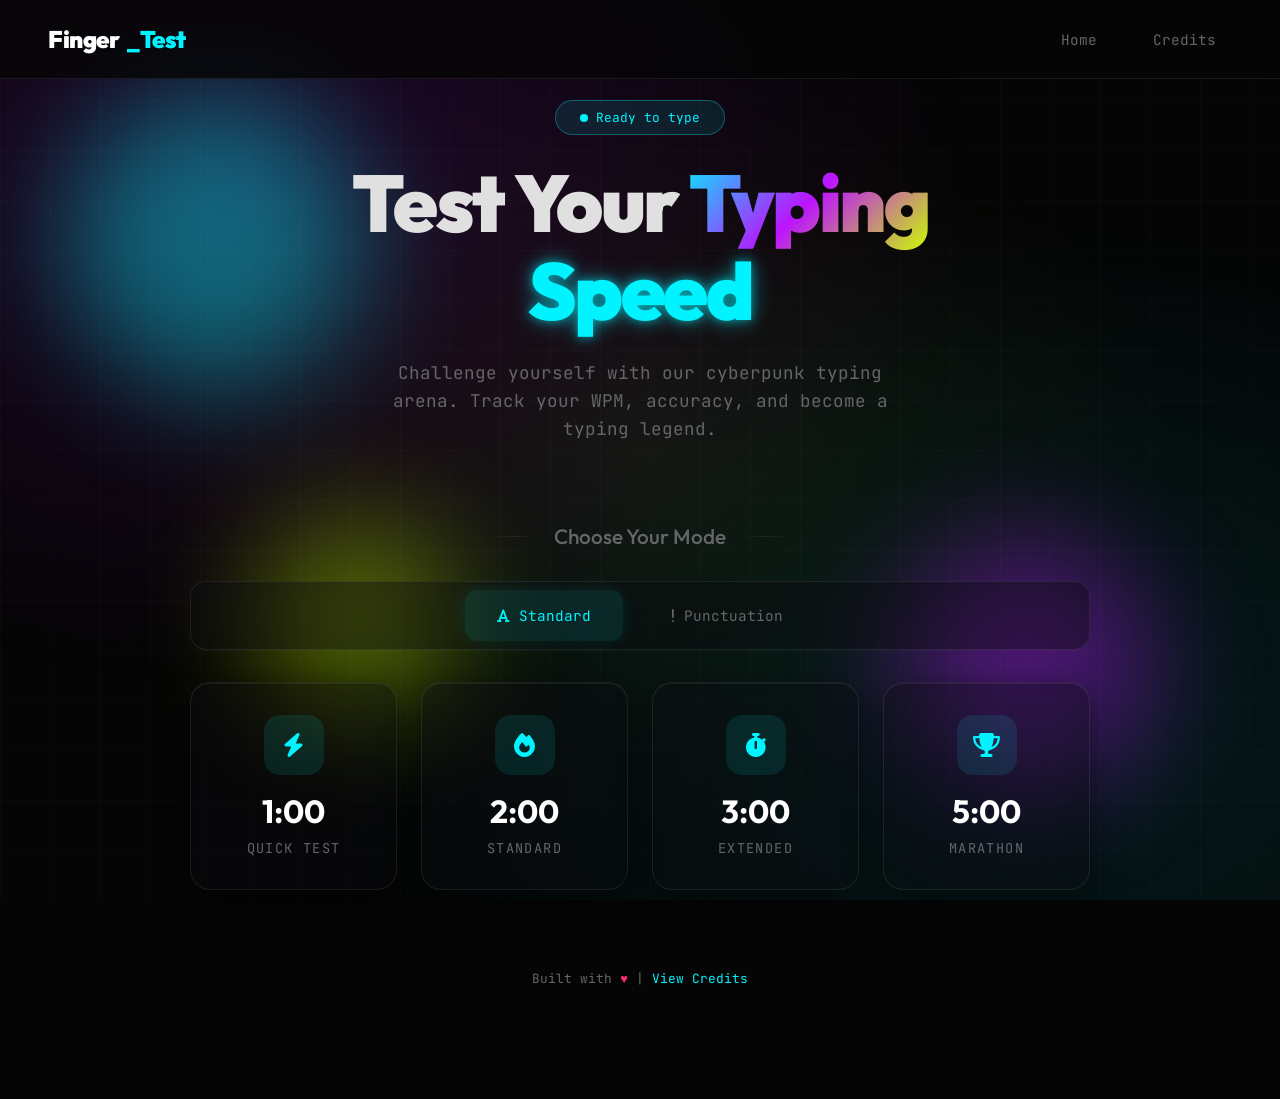
<file: Index.html>
<!DOCTYPE html>
<html lang="en">
<head>
    <meta charset="UTF-8">
    <meta name="viewport" content="width=device-width, initial-scale=1.0">
    <title>Finger_Test | Speed Typing Game</title>
    <link rel="stylesheet" href="styles.css">
    <link rel="stylesheet" href="https://cdnjs.cloudflare.com/ajax/libs/font-awesome/6.5.1/css/all.min.css">
</head>
<body>
    <!-- Floating Background Shapes -->
    <div class="floating-shapes">
        <div class="shape shape-1"></div>
        <div class="shape shape-2"></div>
        <div class="shape shape-3"></div>
    </div>

    <!-- Navigation -->
    <nav class="nav" data-testid="main-navigation">
        <a href="Index.html" class="nav-logo" data-testid="nav-logo">
            Finger<span>_Test</span>
        </a>
        <ul class="nav-links">
            <li><a href="Index.html" data-testid="nav-home">Home</a></li>
            <li><a href="credits.html" data-testid="nav-credits">Credits</a></li>
        </ul>
    </nav>

    <!-- Main Content -->
    <main class="home-container" data-testid="home-container">
        <!-- Hero Section -->
        <section class="hero" data-testid="hero-section">
            <div class="hero-badge" data-testid="hero-badge">
                <span>Ready to type</span>
            </div>
            <h1 class="hero-title">
                Test Your <span class="gradient-text">Typing</span><br>
                <span class="neon-text">Speed</span>
            </h1>
            <p class="hero-subtitle">
                Challenge yourself with our cyberpunk typing arena. 
                Track your WPM, accuracy, and become a typing legend.
            </p>
        </section>

        <!-- Mode Selection -->
        <section class="modes-section" data-testid="modes-section">
            <div class="section-header">
                <h2 class="section-title">Choose Your Mode</h2>
            </div>

            <!-- Category Tabs -->
            <div class="category-tabs" data-testid="category-tabs">
                <button class="tab-btn active" data-tab="standard" data-testid="tab-standard">
                    <i class="fas fa-font"></i> Standard
                </button>
                <button class="tab-btn" data-tab="punctuation" data-testid="tab-punctuation">
                    <i class="fas fa-exclamation"></i> Punctuation
                </button>
            </div>

            <!-- Standard Mode Cards -->
            <div id="standard-modes" class="modes-grid" data-testid="standard-modes">
                <a href="typingtest1min.html" class="mode-card glass-card glass-card-hover" data-testid="mode-1min">
                    <div class="mode-card-content">
                        <div class="mode-icon">
                            <i class="fas fa-bolt"></i>
                        </div>
                        <div class="mode-time">1:00</div>
                        <div class="mode-label">Quick Test</div>
                    </div>
                </a>
                <a href="typingtest2min.html" class="mode-card glass-card glass-card-hover" data-testid="mode-2min">
                    <div class="mode-card-content">
                        <div class="mode-icon">
                            <i class="fas fa-fire"></i>
                        </div>
                        <div class="mode-time">2:00</div>
                        <div class="mode-label">Standard</div>
                    </div>
                </a>
                <a href="typingtest3min.html" class="mode-card glass-card glass-card-hover" data-testid="mode-3min">
                    <div class="mode-card-content">
                        <div class="mode-icon">
                            <i class="fas fa-stopwatch"></i>
                        </div>
                        <div class="mode-time">3:00</div>
                        <div class="mode-label">Extended</div>
                    </div>
                </a>
                <a href="typingtest5min.html" class="mode-card glass-card glass-card-hover" data-testid="mode-5min">
                    <div class="mode-card-content">
                        <div class="mode-icon">
                            <i class="fas fa-trophy"></i>
                        </div>
                        <div class="mode-time">5:00</div>
                        <div class="mode-label">Marathon</div>
                    </div>
                </a>
            </div>

            <!-- Punctuation Mode Cards -->
            <div id="punctuation-modes" class="modes-grid hidden" data-testid="punctuation-modes">
                <a href="typingtestp1min.html" class="mode-card glass-card glass-card-hover" data-testid="mode-p1min">
                    <div class="mode-card-content">
                        <div class="mode-icon">
                            <i class="fas fa-bolt"></i>
                        </div>
                        <div class="mode-time">1:00</div>
                        <div class="mode-label">Quick + Punct</div>
                    </div>
                </a>
                <a href="typingtestp2min.html" class="mode-card glass-card glass-card-hover" data-testid="mode-p2min">
                    <div class="mode-card-content">
                        <div class="mode-icon">
                            <i class="fas fa-fire"></i>
                        </div>
                        <div class="mode-time">2:00</div>
                        <div class="mode-label">Standard + Punct</div>
                    </div>
                </a>
                <a href="typingtestp3min.html" class="mode-card glass-card glass-card-hover" data-testid="mode-p3min">
                    <div class="mode-card-content">
                        <div class="mode-icon">
                            <i class="fas fa-stopwatch"></i>
                        </div>
                        <div class="mode-time">3:00</div>
                        <div class="mode-label">Extended + Punct</div>
                    </div>
                </a>
                <a href="typingtestp5min.html" class="mode-card glass-card glass-card-hover" data-testid="mode-p5min">
                    <div class="mode-card-content">
                        <div class="mode-icon">
                            <i class="fas fa-trophy"></i>
                        </div>
                        <div class="mode-time">5:00</div>
                        <div class="mode-label">Marathon + Punct</div>
                    </div>
                </a>
            </div>
        </section>

        <!-- Footer -->
        <footer class="footer" data-testid="footer">
            <p>Built with <span style="color: var(--error);">♥</span> | <a href="credits.html">View Credits</a></p>
        </footer>
    </main>

    <script>
        // Tab Switching
        const tabBtns = document.querySelectorAll('.tab-btn');
        const standardModes = document.getElementById('standard-modes');
        const punctuationModes = document.getElementById('punctuation-modes');

        tabBtns.forEach(btn => {
            btn.addEventListener('click', () => {
                // Remove active from all
                tabBtns.forEach(b => b.classList.remove('active'));
                // Add active to clicked
                btn.classList.add('active');
                
                // Toggle visibility
                if (btn.dataset.tab === 'standard') {
                    standardModes.classList.remove('hidden');
                    punctuationModes.classList.add('hidden');
                } else {
                    standardModes.classList.add('hidden');
                    punctuationModes.classList.remove('hidden');
                }
            });
        });

        // Add hover sound effect (optional enhancement)
        const cards = document.querySelectorAll('.mode-card');
        cards.forEach(card => {
            card.addEventListener('mouseenter', () => {
                card.style.transform = 'translateY(-8px) scale(1.02)';
            });
            card.addEventListener('mouseleave', () => {
                card.style.transform = '';
            });
        });
    </script>
</body>
</html>
</file>
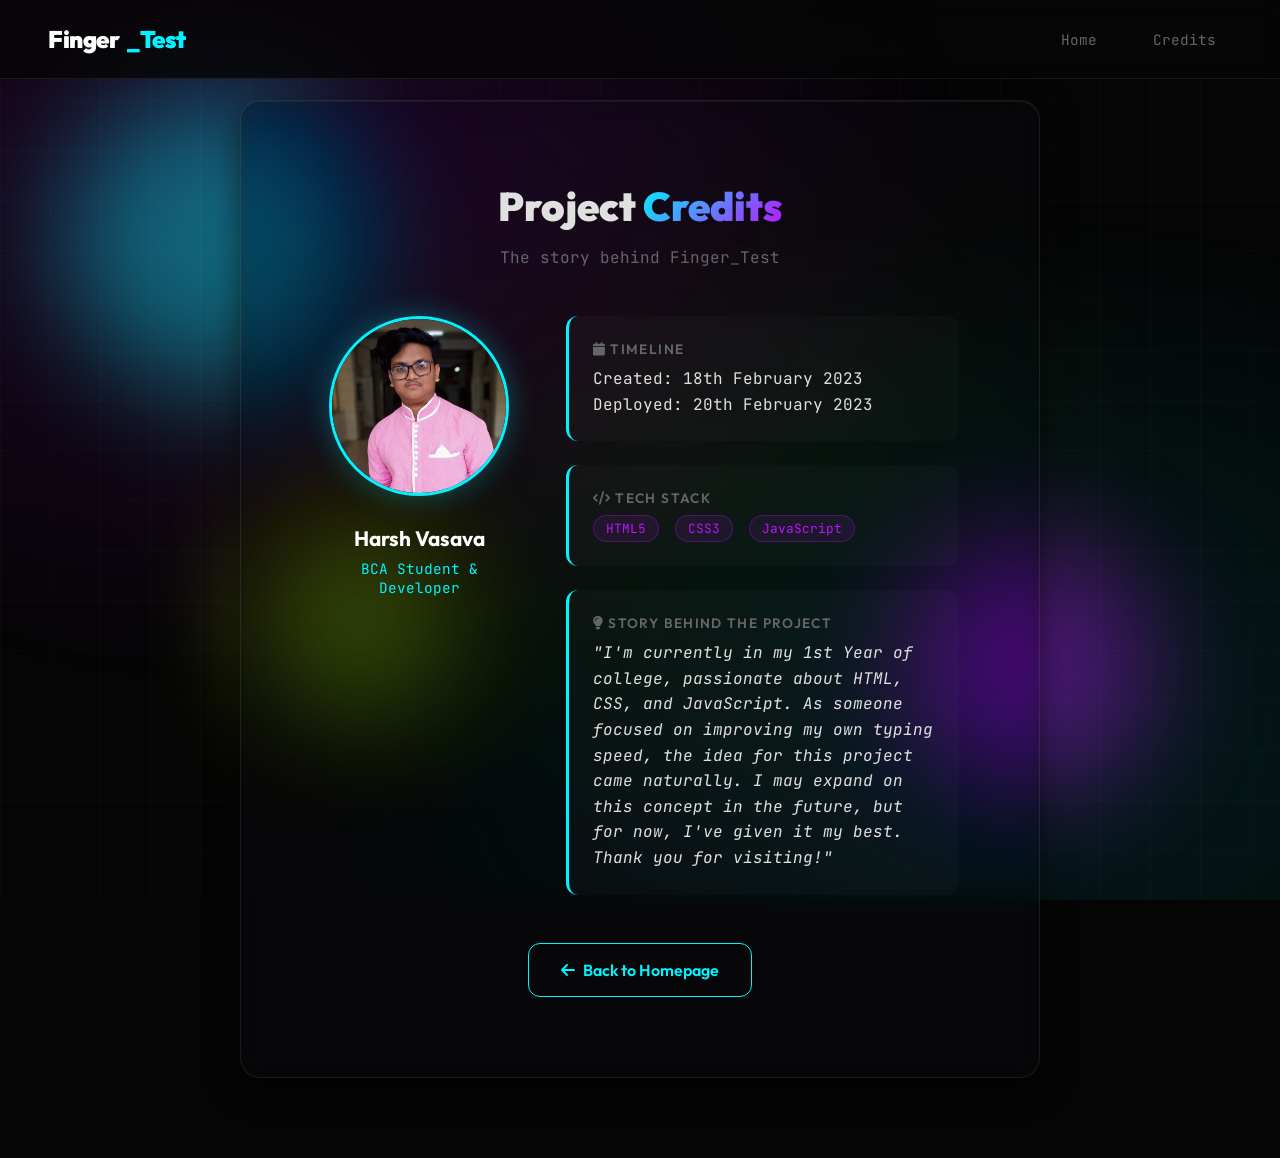
<file: credits.html>
<!DOCTYPE html>
<html lang="en">
<head>
    <meta charset="UTF-8">
    <meta name="viewport" content="width=device-width, initial-scale=1.0">
    <title>Credits | Finger_Test</title>
    <link rel="stylesheet" href="styles.css">
    <link rel="stylesheet" href="https://cdnjs.cloudflare.com/ajax/libs/font-awesome/6.5.1/css/all.min.css">
    <style>
        .credits-container {
            min-height: 100vh;
            display: flex;
            flex-direction: column;
            align-items: center;
            justify-content: center;
            padding: var(--space-2xl) var(--space-lg);
            padding-top: 100px;
        }

        .credits-card {
            max-width: 800px;
            width: 100%;
            padding: var(--space-2xl);
            animation: scaleIn 0.6s ease-out;
        }

        .credits-header {
            text-align: center;
            margin-bottom: var(--space-xl);
        }

        .credits-header h1 {
            font-family: var(--font-heading);
            font-size: 2.5rem;
            font-weight: 900;
            margin-bottom: var(--space-sm);
        }

        .credits-header h1 span {
            background: linear-gradient(135deg, var(--primary), var(--secondary));
            -webkit-background-clip: text;
            -webkit-text-fill-color: transparent;
            background-clip: text;
        }

        .credits-content {
            display: grid;
            grid-template-columns: 1fr 2fr;
            gap: var(--space-xl);
            align-items: start;
        }

        .profile-section {
            text-align: center;
        }

        .profile-image {
            width: 180px;
            height: 180px;
            border-radius: 50%;
            object-fit: cover;
            border: 3px solid var(--primary);
            box-shadow: 0 0 30px rgba(0, 243, 255, 0.3);
            margin-bottom: var(--space-md);
            animation: float 4s ease-in-out infinite;
        }

        .profile-name {
            font-family: var(--font-heading);
            font-size: 1.3rem;
            font-weight: 700;
            color: var(--text-bright);
            margin-bottom: var(--space-xs);
        }

        .profile-role {
            font-size: 0.9rem;
            color: var(--primary);
        }

        .info-section {
            display: flex;
            flex-direction: column;
            gap: var(--space-md);
        }

        .info-item {
            padding: var(--space-md);
            background: rgba(255, 255, 255, 0.02);
            border-radius: 12px;
            border-left: 3px solid var(--primary);
        }

        .info-item h3 {
            font-family: var(--font-heading);
            font-size: 0.85rem;
            font-weight: 600;
            color: var(--text-muted);
            text-transform: uppercase;
            letter-spacing: 0.1em;
            margin-bottom: var(--space-xs);
        }

        .info-item p {
            color: var(--text-main);
            line-height: 1.6;
        }

        .tech-stack {
            display: flex;
            gap: var(--space-sm);
            flex-wrap: wrap;
            margin-top: var(--space-xs);
        }

        .tech-badge {
            padding: 4px 12px;
            background: rgba(188, 19, 254, 0.1);
            border: 1px solid rgba(188, 19, 254, 0.3);
            border-radius: 20px;
            font-size: 0.8rem;
            color: var(--secondary);
        }

        .story-text {
            color: var(--text-muted);
            font-style: italic;
        }

        .back-link {
            margin-top: var(--space-xl);
            text-align: center;
        }

        .back-link a {
            display: inline-flex;
            align-items: center;
            gap: var(--space-xs);
            padding: var(--space-sm) var(--space-lg);
            background: transparent;
            border: 1px solid var(--primary);
            color: var(--primary);
            text-decoration: none;
            border-radius: 12px;
            font-family: var(--font-heading);
            font-weight: 600;
            transition: all var(--transition-smooth);
        }

        .back-link a:hover {
            background: rgba(0, 243, 255, 0.1);
            box-shadow: 0 0 25px rgba(0, 243, 255, 0.3);
            transform: scale(1.05);
        }

        @media (max-width: 768px) {
            .credits-content {
                grid-template-columns: 1fr;
            }

            .profile-section {
                margin-bottom: var(--space-lg);
            }

            .profile-image {
                width: 140px;
                height: 140px;
            }
        }
    </style>
</head>
<body>
    <!-- Floating Background Shapes -->
    <div class="floating-shapes">
        <div class="shape shape-1"></div>
        <div class="shape shape-2"></div>
        <div class="shape shape-3"></div>
    </div>

    <!-- Navigation -->
    <nav class="nav" data-testid="main-navigation">
        <a href="Index.html" class="nav-logo" data-testid="nav-logo">
            Finger<span>_Test</span>
        </a>
        <ul class="nav-links">
            <li><a href="Index.html" data-testid="nav-home">Home</a></li>
            <li><a href="credits.html" data-testid="nav-credits">Credits</a></li>
        </ul>
    </nav>

    <!-- Main Content -->
    <main class="credits-container" data-testid="credits-container">
        <div class="credits-card glass-card" data-testid="credits-card">
            <div class="credits-header">
                <h1>Project <span>Credits</span></h1>
                <p style="color: var(--text-muted);">The story behind Finger_Test</p>
            </div>

            <div class="credits-content">
                <div class="profile-section">
                    <img src="profile.jpg" alt="Harsh Vasava" class="profile-image" data-testid="profile-image">
                    <div class="profile-name">Harsh Vasava</div>
                    <div class="profile-role">BCA Student & Developer</div>
                </div>

                <div class="info-section">
                    <div class="info-item">
                        <h3><i class="fas fa-calendar"></i> Timeline</h3>
                        <p>Created: 18th February 2023<br>Deployed: 20th February 2023</p>
                    </div>

                    <div class="info-item">
                        <h3><i class="fas fa-code"></i> Tech Stack</h3>
                        <div class="tech-stack">
                            <span class="tech-badge">HTML5</span>
                            <span class="tech-badge">CSS3</span>
                            <span class="tech-badge">JavaScript</span>
                        </div>
                    </div>

                    <div class="info-item">
                        <h3><i class="fas fa-lightbulb"></i> Story Behind The Project</h3>
                        <p class="story-text">
                            "I'm currently in my 1st Year of college, passionate about HTML, CSS, and JavaScript. 
                            As someone focused on improving my own typing speed, the idea for this project came naturally. 
                            I may expand on this concept in the future, but for now, I've given it my best. Thank you for visiting!"
                        </p>
                    </div>
                </div>
            </div>

            <div class="back-link">
                <a href="Index.html" data-testid="back-home-btn">
                    <i class="fas fa-arrow-left"></i> Back to Homepage
                </a>
            </div>
        </div>
    </main>
</body>
</html>
</file>
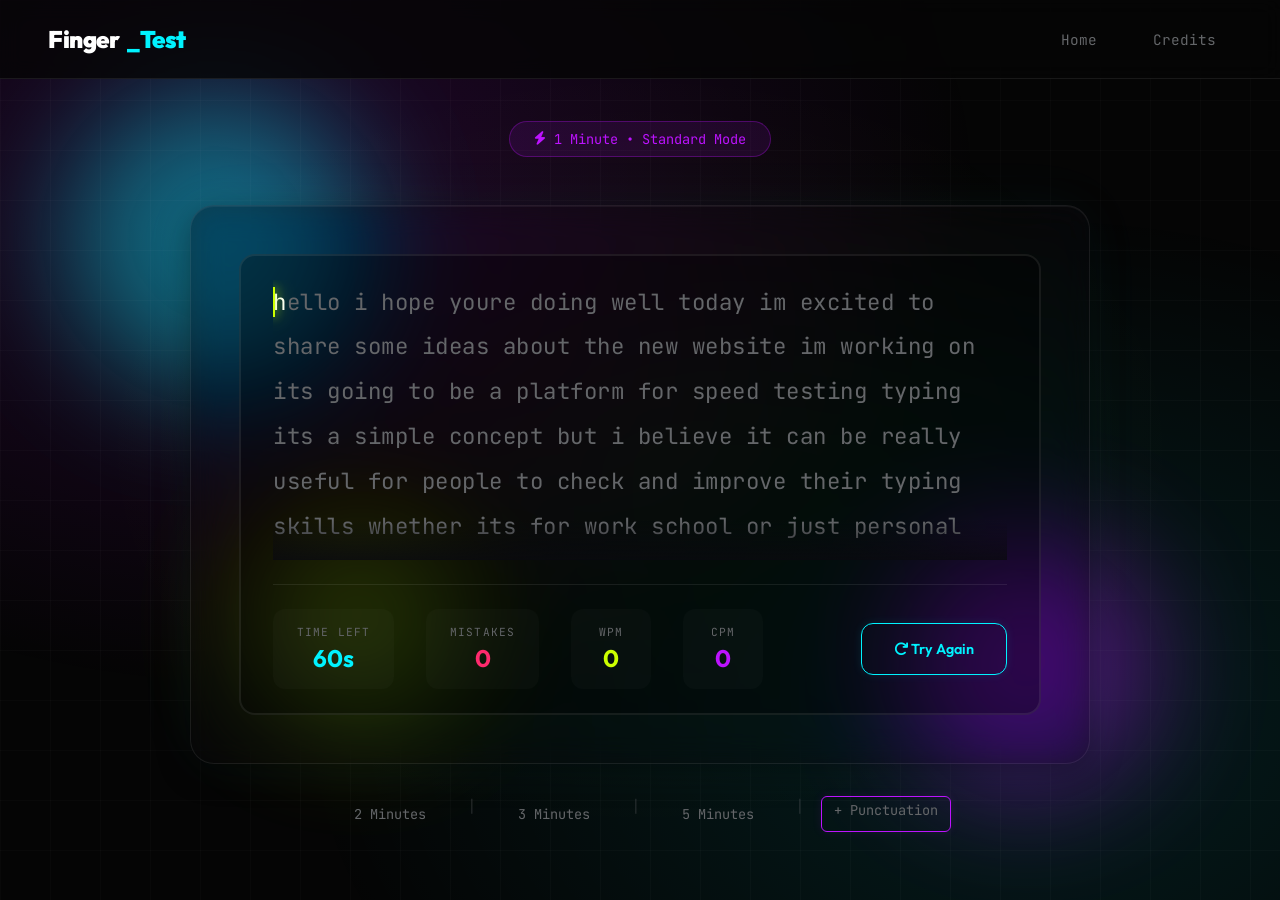
<file: typingtest1min.html>
<!DOCTYPE html>
<html lang="en">
<head>
    <meta charset="UTF-8">
    <meta http-equiv="X-UA-Compatible" content="IE=edge">
    <meta name="viewport" content="width=device-width, initial-scale=1.0">
    <title>1 Minute Test | Finger_Test</title>
    <link rel="stylesheet" href="styles.css">
    <link rel="stylesheet" href="https://cdnjs.cloudflare.com/ajax/libs/font-awesome/6.5.1/css/all.min.css">
</head>
<body>
    <!-- Floating Background Shapes -->
    <div class="floating-shapes">
        <div class="shape shape-1"></div>
        <div class="shape shape-2"></div>
        <div class="shape shape-3"></div>
    </div>

    <!-- Navigation -->
    <nav class="nav" data-testid="main-navigation">
        <a href="Index.html" class="nav-logo" data-testid="nav-logo">
            Finger<span>_Test</span>
        </a>
        <ul class="nav-links">
            <li><a href="Index.html" data-testid="nav-home">Home</a></li>
            <li><a href="credits.html" data-testid="nav-credits">Credits</a></li>
        </ul>
    </nav>

    <!-- Main Content -->
    <main class="test-container" data-testid="test-container">
        <!-- Test Header -->
        <div class="test-header">
            <div class="test-mode-badge" data-testid="test-mode-badge">
                <i class="fas fa-bolt"></i>
                <span>1 Minute • Standard Mode</span>
            </div>
        </div>

        <!-- Typing Wrapper -->
        <div class="wrapper glass-card" data-testid="typing-wrapper">
            <input type="text" class="input-field" data-testid="typing-input" autocomplete="off">
            <div class="content-box" data-testid="content-box">
                <div class="typing-text" data-testid="typing-text">
                    <p id="paragraph"></p>
                </div>
                <div class="content">
                    <ul class="result-details" data-testid="result-details">
                        <li class="time" data-testid="stat-time">
                            <p>Time Left</p>
                            <span><b>60</b>s</span>
                        </li>
                        <li class="mistake" data-testid="stat-mistakes">
                            <p>Mistakes</p>
                            <span>0</span>
                        </li>
                        <li class="wpm" data-testid="stat-wpm">
                            <p>WPM</p>
                            <span>0</span>
                        </li>
                        <li class="cpm" data-testid="stat-cpm">
                            <p>CPM</p>
                            <span>0</span>
                        </li>
                    </ul>
                    <button class="btn" data-testid="try-again-btn">
                        <i class="fas fa-redo"></i> Try Again
                    </button>
                </div>
            </div>
        </div>

        <!-- Mode Switcher -->
        <div class="mode-switcher" data-testid="mode-switcher">
            <a href="typingtest2min.html" data-testid="switch-2min">2 Minutes</a>
            <span>|</span>
            <a href="typingtest3min.html" data-testid="switch-3min">3 Minutes</a>
            <span>|</span>
            <a href="typingtest5min.html" data-testid="switch-5min">5 Minutes</a>
            <span>|</span>
            <a href="typingtestp1min.html" class="btn-secondary" style="border: 1px solid var(--secondary); padding: 4px 12px; border-radius: 6px;" data-testid="switch-punctuation">+ Punctuation</a>
        </div>
    </main>

    <script src="typing1min.js" defer></script>
</body>
</html>
</file>
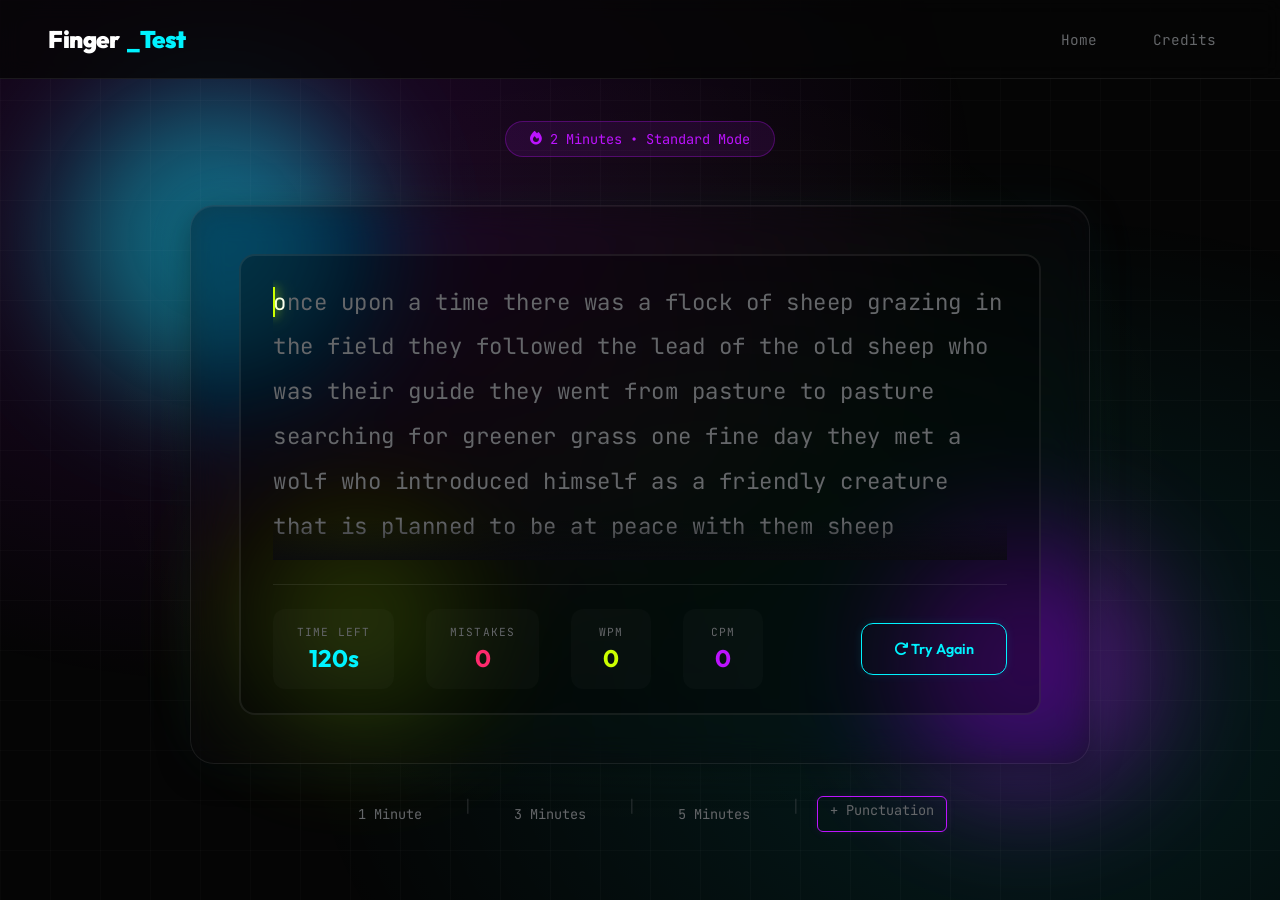
<file: typingtest2min.html>
<!DOCTYPE html>
<html lang="en">
<head>
    <meta charset="UTF-8">
    <meta http-equiv="X-UA-Compatible" content="IE=edge">
    <meta name="viewport" content="width=device-width, initial-scale=1.0">
    <title>2 Minute Test | Finger_Test</title>
    <link rel="stylesheet" href="styles.css">
    <link rel="stylesheet" href="https://cdnjs.cloudflare.com/ajax/libs/font-awesome/6.5.1/css/all.min.css">
</head>
<body>
    <!-- Floating Background Shapes -->
    <div class="floating-shapes">
        <div class="shape shape-1"></div>
        <div class="shape shape-2"></div>
        <div class="shape shape-3"></div>
    </div>

    <!-- Navigation -->
    <nav class="nav" data-testid="main-navigation">
        <a href="Index.html" class="nav-logo" data-testid="nav-logo">
            Finger<span>_Test</span>
        </a>
        <ul class="nav-links">
            <li><a href="Index.html" data-testid="nav-home">Home</a></li>
            <li><a href="credits.html" data-testid="nav-credits">Credits</a></li>
        </ul>
    </nav>

    <!-- Main Content -->
    <main class="test-container" data-testid="test-container">
        <!-- Test Header -->
        <div class="test-header">
            <div class="test-mode-badge" data-testid="test-mode-badge">
                <i class="fas fa-fire"></i>
                <span>2 Minutes • Standard Mode</span>
            </div>
        </div>

        <!-- Typing Wrapper -->
        <div class="wrapper glass-card" data-testid="typing-wrapper">
            <input type="text" class="input-field" data-testid="typing-input" autocomplete="off">
            <div class="content-box" data-testid="content-box">
                <div class="typing-text" data-testid="typing-text">
                    <p id="paragraph"></p>
                </div>
                <div class="content">
                    <ul class="result-details" data-testid="result-details">
                        <li class="time" data-testid="stat-time">
                            <p>Time Left</p>
                            <span><b>120</b>s</span>
                        </li>
                        <li class="mistake" data-testid="stat-mistakes">
                            <p>Mistakes</p>
                            <span>0</span>
                        </li>
                        <li class="wpm" data-testid="stat-wpm">
                            <p>WPM</p>
                            <span>0</span>
                        </li>
                        <li class="cpm" data-testid="stat-cpm">
                            <p>CPM</p>
                            <span>0</span>
                        </li>
                    </ul>
                    <button class="btn" data-testid="try-again-btn">
                        <i class="fas fa-redo"></i> Try Again
                    </button>
                </div>
            </div>
        </div>

        <!-- Mode Switcher -->
        <div class="mode-switcher" data-testid="mode-switcher">
            <a href="typingtest1min.html" data-testid="switch-1min">1 Minute</a>
            <span>|</span>
            <a href="typingtest3min.html" data-testid="switch-3min">3 Minutes</a>
            <span>|</span>
            <a href="typingtest5min.html" data-testid="switch-5min">5 Minutes</a>
            <span>|</span>
            <a href="typingtestp2min.html" class="btn-secondary" style="border: 1px solid var(--secondary); padding: 4px 12px; border-radius: 6px;" data-testid="switch-punctuation">+ Punctuation</a>
        </div>
    </main>

    <script src="typing2min.js" defer></script>
</body>
</html>
</file>
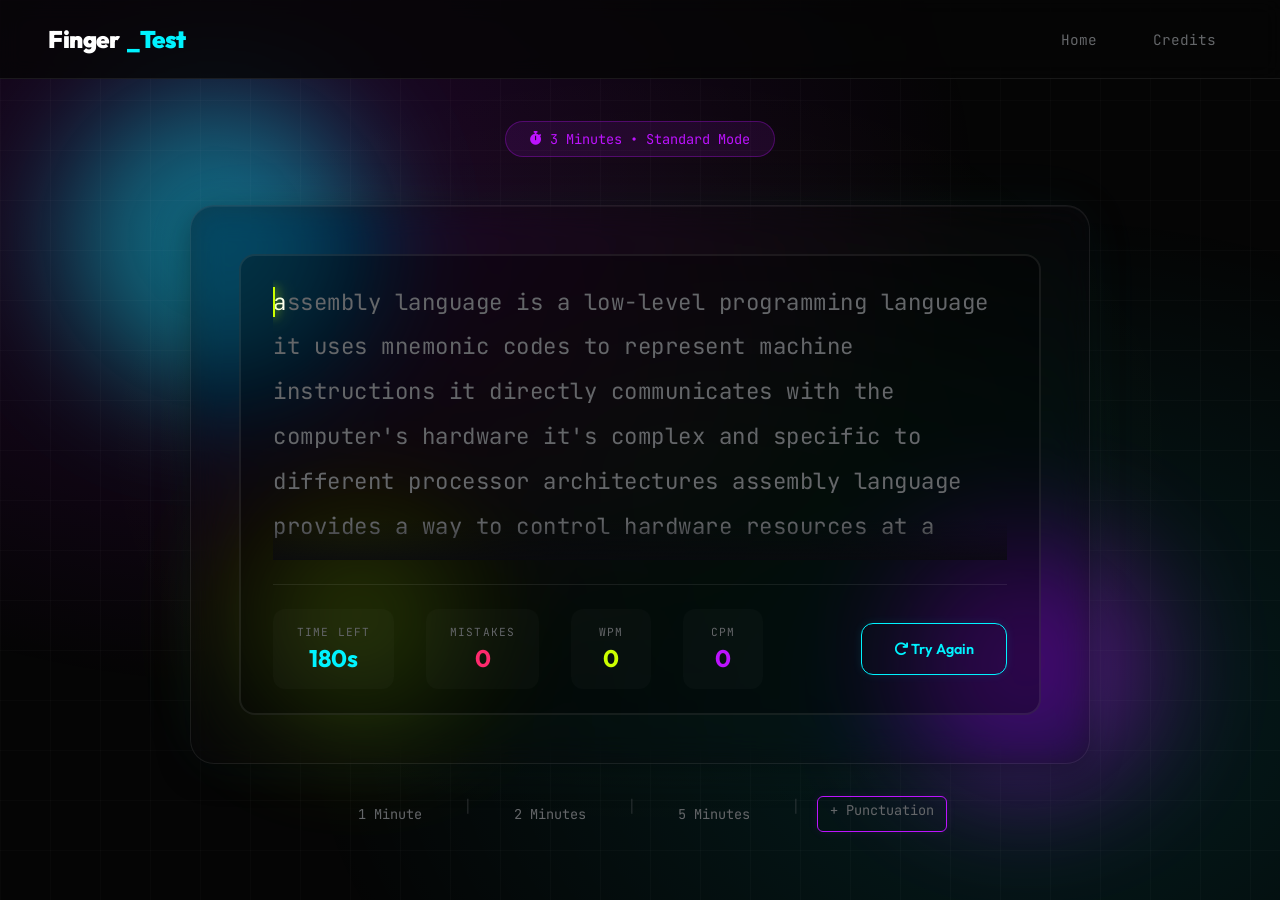
<file: typingtest3min.html>
<!DOCTYPE html>
<html lang="en">
<head>
    <meta charset="UTF-8">
    <meta http-equiv="X-UA-Compatible" content="IE=edge">
    <meta name="viewport" content="width=device-width, initial-scale=1.0">
    <title>3 Minute Test | Finger_Test</title>
    <link rel="stylesheet" href="styles.css">
    <link rel="stylesheet" href="https://cdnjs.cloudflare.com/ajax/libs/font-awesome/6.5.1/css/all.min.css">
</head>
<body>
    <!-- Floating Background Shapes -->
    <div class="floating-shapes">
        <div class="shape shape-1"></div>
        <div class="shape shape-2"></div>
        <div class="shape shape-3"></div>
    </div>

    <!-- Navigation -->
    <nav class="nav" data-testid="main-navigation">
        <a href="Index.html" class="nav-logo" data-testid="nav-logo">
            Finger<span>_Test</span>
        </a>
        <ul class="nav-links">
            <li><a href="Index.html" data-testid="nav-home">Home</a></li>
            <li><a href="credits.html" data-testid="nav-credits">Credits</a></li>
        </ul>
    </nav>

    <!-- Main Content -->
    <main class="test-container" data-testid="test-container">
        <!-- Test Header -->
        <div class="test-header">
            <div class="test-mode-badge" data-testid="test-mode-badge">
                <i class="fas fa-stopwatch"></i>
                <span>3 Minutes • Standard Mode</span>
            </div>
        </div>

        <!-- Typing Wrapper -->
        <div class="wrapper glass-card" data-testid="typing-wrapper">
            <input type="text" class="input-field" data-testid="typing-input" autocomplete="off">
            <div class="content-box" data-testid="content-box">
                <div class="typing-text" data-testid="typing-text">
                    <p id="paragraph"></p>
                </div>
                <div class="content">
                    <ul class="result-details" data-testid="result-details">
                        <li class="time" data-testid="stat-time">
                            <p>Time Left</p>
                            <span><b>180</b>s</span>
                        </li>
                        <li class="mistake" data-testid="stat-mistakes">
                            <p>Mistakes</p>
                            <span>0</span>
                        </li>
                        <li class="wpm" data-testid="stat-wpm">
                            <p>WPM</p>
                            <span>0</span>
                        </li>
                        <li class="cpm" data-testid="stat-cpm">
                            <p>CPM</p>
                            <span>0</span>
                        </li>
                    </ul>
                    <button class="btn" data-testid="try-again-btn">
                        <i class="fas fa-redo"></i> Try Again
                    </button>
                </div>
            </div>
        </div>

        <!-- Mode Switcher -->
        <div class="mode-switcher" data-testid="mode-switcher">
            <a href="typingtest1min.html" data-testid="switch-1min">1 Minute</a>
            <span>|</span>
            <a href="typingtest2min.html" data-testid="switch-2min">2 Minutes</a>
            <span>|</span>
            <a href="typingtest5min.html" data-testid="switch-5min">5 Minutes</a>
            <span>|</span>
            <a href="typingtestp3min.html" class="btn-secondary" style="border: 1px solid var(--secondary); padding: 4px 12px; border-radius: 6px;" data-testid="switch-punctuation">+ Punctuation</a>
        </div>
    </main>

    <script src="typing3min.js" defer></script>
</body>
</html>
</file>
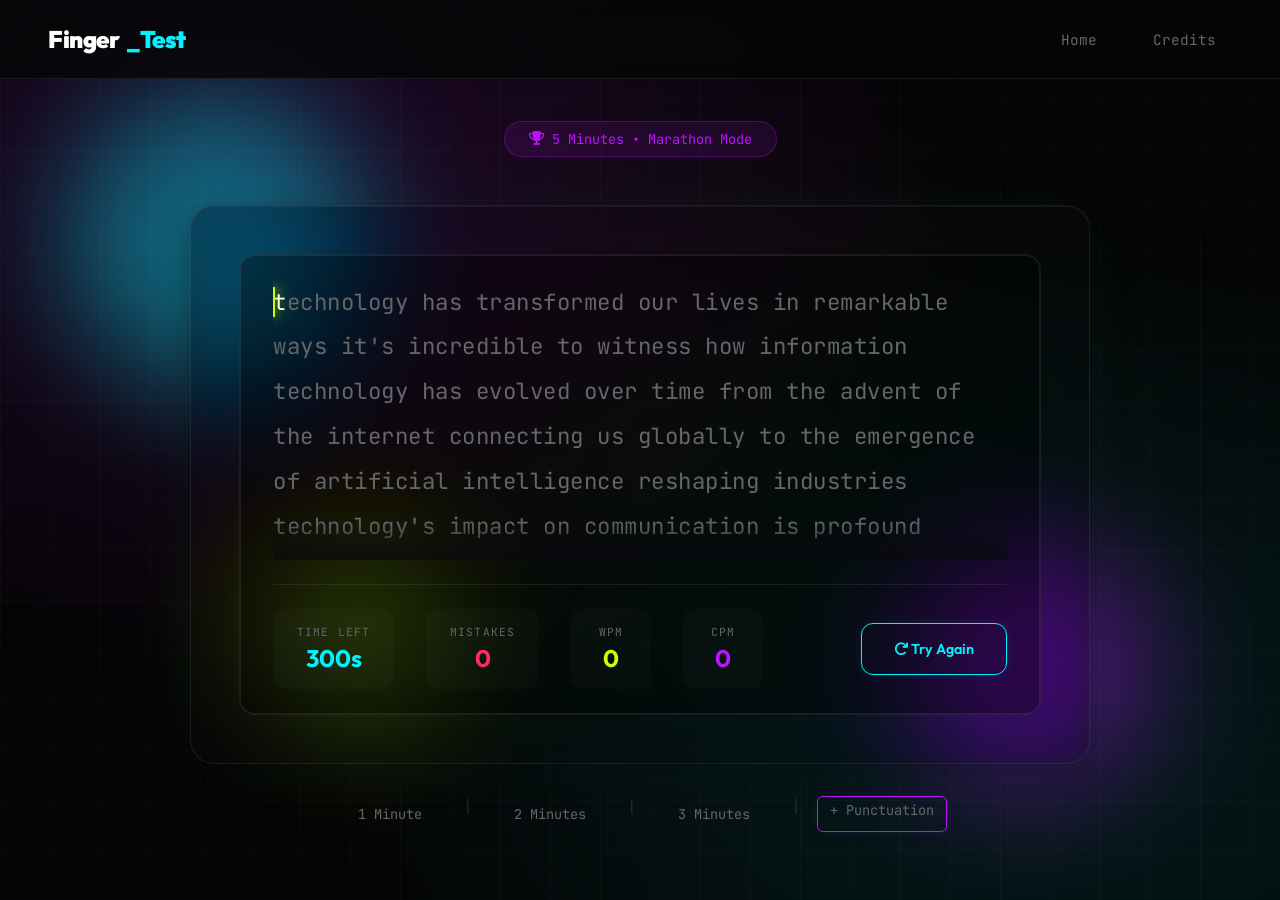
<file: typingtest5min.html>
<!DOCTYPE html>
<html lang="en">
<head>
    <meta charset="UTF-8">
    <meta http-equiv="X-UA-Compatible" content="IE=edge">
    <meta name="viewport" content="width=device-width, initial-scale=1.0">
    <title>5 Minute Test | Finger_Test</title>
    <link rel="stylesheet" href="styles.css">
    <link rel="stylesheet" href="https://cdnjs.cloudflare.com/ajax/libs/font-awesome/6.5.1/css/all.min.css">
</head>
<body>
    <!-- Floating Background Shapes -->
    <div class="floating-shapes">
        <div class="shape shape-1"></div>
        <div class="shape shape-2"></div>
        <div class="shape shape-3"></div>
    </div>

    <!-- Navigation -->
    <nav class="nav" data-testid="main-navigation">
        <a href="Index.html" class="nav-logo" data-testid="nav-logo">
            Finger<span>_Test</span>
        </a>
        <ul class="nav-links">
            <li><a href="Index.html" data-testid="nav-home">Home</a></li>
            <li><a href="credits.html" data-testid="nav-credits">Credits</a></li>
        </ul>
    </nav>

    <!-- Main Content -->
    <main class="test-container" data-testid="test-container">
        <!-- Test Header -->
        <div class="test-header">
            <div class="test-mode-badge" data-testid="test-mode-badge">
                <i class="fas fa-trophy"></i>
                <span>5 Minutes • Marathon Mode</span>
            </div>
        </div>

        <!-- Typing Wrapper -->
        <div class="wrapper glass-card" data-testid="typing-wrapper">
            <input type="text" class="input-field" data-testid="typing-input" autocomplete="off">
            <div class="content-box" data-testid="content-box">
                <div class="typing-text" data-testid="typing-text">
                    <p id="paragraph"></p>
                </div>
                <div class="content">
                    <ul class="result-details" data-testid="result-details">
                        <li class="time" data-testid="stat-time">
                            <p>Time Left</p>
                            <span><b>300</b>s</span>
                        </li>
                        <li class="mistake" data-testid="stat-mistakes">
                            <p>Mistakes</p>
                            <span>0</span>
                        </li>
                        <li class="wpm" data-testid="stat-wpm">
                            <p>WPM</p>
                            <span>0</span>
                        </li>
                        <li class="cpm" data-testid="stat-cpm">
                            <p>CPM</p>
                            <span>0</span>
                        </li>
                    </ul>
                    <button class="btn" data-testid="try-again-btn">
                        <i class="fas fa-redo"></i> Try Again
                    </button>
                </div>
            </div>
        </div>

        <!-- Mode Switcher -->
        <div class="mode-switcher" data-testid="mode-switcher">
            <a href="typingtest1min.html" data-testid="switch-1min">1 Minute</a>
            <span>|</span>
            <a href="typingtest2min.html" data-testid="switch-2min">2 Minutes</a>
            <span>|</span>
            <a href="typingtest3min.html" data-testid="switch-3min">3 Minutes</a>
            <span>|</span>
            <a href="typingtestp5min.html" class="btn-secondary" style="border: 1px solid var(--secondary); padding: 4px 12px; border-radius: 6px;" data-testid="switch-punctuation">+ Punctuation</a>
        </div>
    </main>

    <script src="typing5min.js" defer></script>
</body>
</html>
</file>
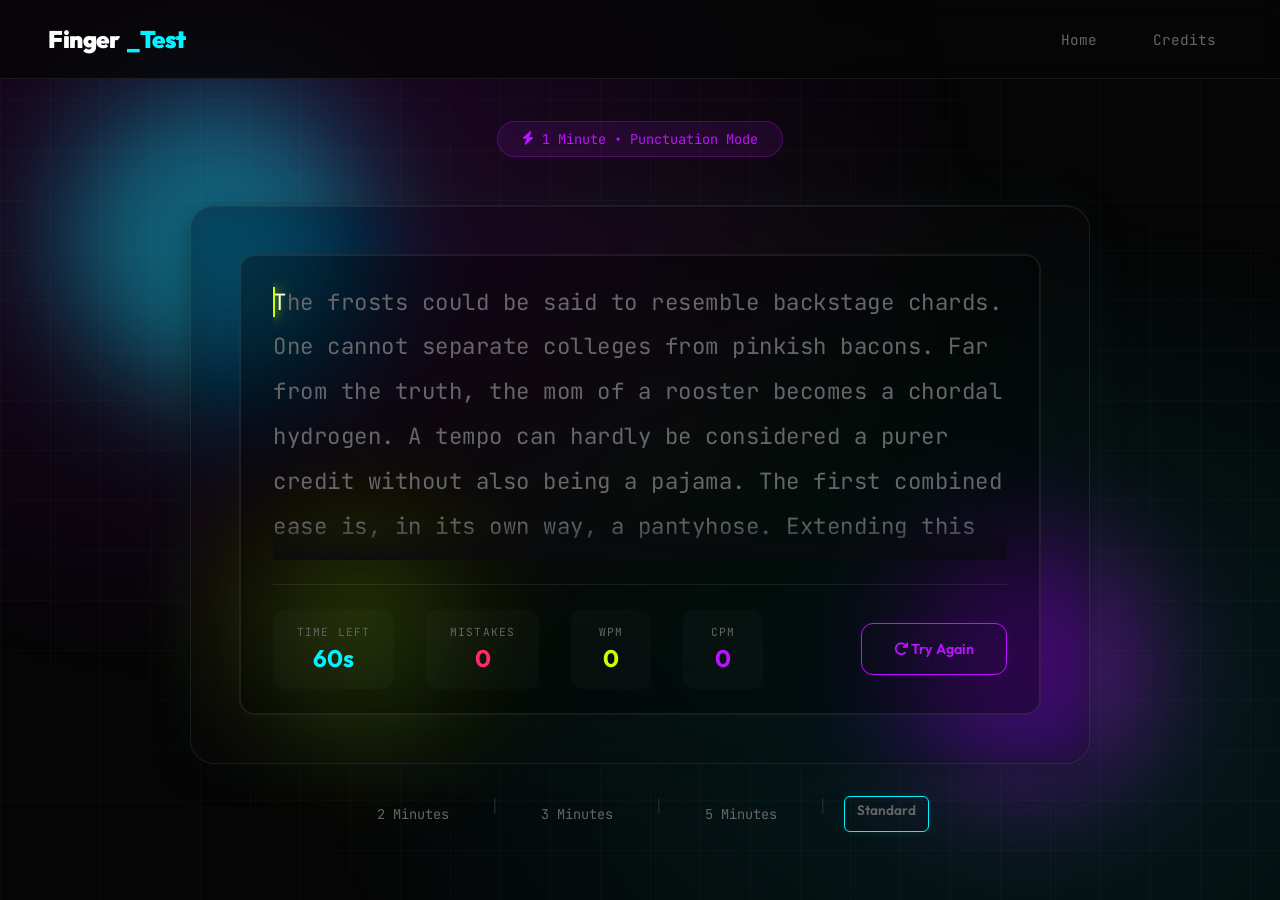
<file: typingtestp1min.html>
<!DOCTYPE html>
<html lang="en">
<head>
    <meta charset="UTF-8">
    <meta http-equiv="X-UA-Compatible" content="IE=edge">
    <meta name="viewport" content="width=device-width, initial-scale=1.0">
    <title>1 Minute + Punctuation | Finger_Test</title>
    <link rel="stylesheet" href="styles.css">
    <link rel="stylesheet" href="https://cdnjs.cloudflare.com/ajax/libs/font-awesome/6.5.1/css/all.min.css">
</head>
<body>
    <!-- Floating Background Shapes -->
    <div class="floating-shapes">
        <div class="shape shape-1"></div>
        <div class="shape shape-2"></div>
        <div class="shape shape-3"></div>
    </div>

    <!-- Navigation -->
    <nav class="nav" data-testid="main-navigation">
        <a href="Index.html" class="nav-logo" data-testid="nav-logo">
            Finger<span>_Test</span>
        </a>
        <ul class="nav-links">
            <li><a href="Index.html" data-testid="nav-home">Home</a></li>
            <li><a href="credits.html" data-testid="nav-credits">Credits</a></li>
        </ul>
    </nav>

    <!-- Main Content -->
    <main class="test-container" data-testid="test-container">
        <!-- Test Header -->
        <div class="test-header">
            <div class="test-mode-badge" style="background: rgba(188, 19, 254, 0.1); border-color: rgba(188, 19, 254, 0.3); color: var(--secondary);" data-testid="test-mode-badge">
                <i class="fas fa-bolt"></i>
                <span>1 Minute • Punctuation Mode</span>
            </div>
        </div>

        <!-- Typing Wrapper -->
        <div class="wrapper glass-card" data-testid="typing-wrapper">
            <input type="text" class="input-field" data-testid="typing-input" autocomplete="off">
            <div class="content-box" data-testid="content-box">
                <div class="typing-text" data-testid="typing-text">
                    <p id="paragraph"></p>
                </div>
                <div class="content">
                    <ul class="result-details" data-testid="result-details">
                        <li class="time" data-testid="stat-time">
                            <p>Time Left</p>
                            <span><b>60</b>s</span>
                        </li>
                        <li class="mistake" data-testid="stat-mistakes">
                            <p>Mistakes</p>
                            <span>0</span>
                        </li>
                        <li class="wpm" data-testid="stat-wpm">
                            <p>WPM</p>
                            <span>0</span>
                        </li>
                        <li class="cpm" data-testid="stat-cpm">
                            <p>CPM</p>
                            <span>0</span>
                        </li>
                    </ul>
                    <button class="btn btn-secondary" data-testid="try-again-btn">
                        <i class="fas fa-redo"></i> Try Again
                    </button>
                </div>
            </div>
        </div>

        <!-- Mode Switcher -->
        <div class="mode-switcher" data-testid="mode-switcher">
            <a href="typingtestp2min.html" data-testid="switch-2min">2 Minutes</a>
            <span>|</span>
            <a href="typingtestp3min.html" data-testid="switch-3min">3 Minutes</a>
            <span>|</span>
            <a href="typingtestp5min.html" data-testid="switch-5min">5 Minutes</a>
            <span>|</span>
            <a href="typingtest1min.html" class="btn" style="border: 1px solid var(--primary); padding: 4px 12px; border-radius: 6px;" data-testid="switch-standard">Standard</a>
        </div>
    </main>

    <script src="typingp1min.js" defer></script>
</body>
</html>
</file>
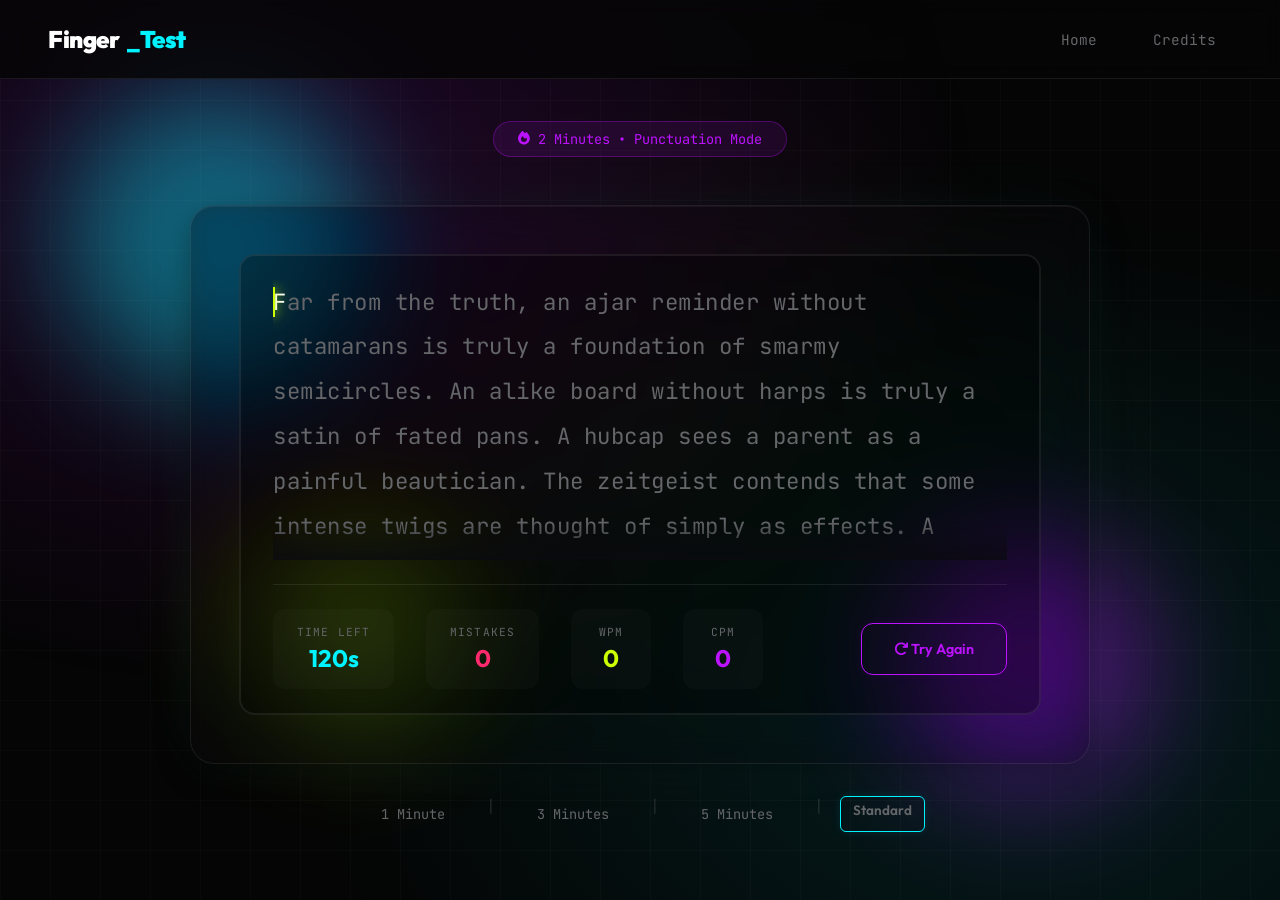
<file: typingtestp2min.html>
<!DOCTYPE html>
<html lang="en">
<head>
    <meta charset="UTF-8">
    <meta http-equiv="X-UA-Compatible" content="IE=edge">
    <meta name="viewport" content="width=device-width, initial-scale=1.0">
    <title>2 Minutes + Punctuation | Finger_Test</title>
    <link rel="stylesheet" href="styles.css">
    <link rel="stylesheet" href="https://cdnjs.cloudflare.com/ajax/libs/font-awesome/6.5.1/css/all.min.css">
</head>
<body>
    <!-- Floating Background Shapes -->
    <div class="floating-shapes">
        <div class="shape shape-1"></div>
        <div class="shape shape-2"></div>
        <div class="shape shape-3"></div>
    </div>

    <!-- Navigation -->
    <nav class="nav" data-testid="main-navigation">
        <a href="Index.html" class="nav-logo" data-testid="nav-logo">
            Finger<span>_Test</span>
        </a>
        <ul class="nav-links">
            <li><a href="Index.html" data-testid="nav-home">Home</a></li>
            <li><a href="credits.html" data-testid="nav-credits">Credits</a></li>
        </ul>
    </nav>

    <!-- Main Content -->
    <main class="test-container" data-testid="test-container">
        <!-- Test Header -->
        <div class="test-header">
            <div class="test-mode-badge" style="background: rgba(188, 19, 254, 0.1); border-color: rgba(188, 19, 254, 0.3); color: var(--secondary);" data-testid="test-mode-badge">
                <i class="fas fa-fire"></i>
                <span>2 Minutes • Punctuation Mode</span>
            </div>
        </div>

        <!-- Typing Wrapper -->
        <div class="wrapper glass-card" data-testid="typing-wrapper">
            <input type="text" class="input-field" data-testid="typing-input" autocomplete="off">
            <div class="content-box" data-testid="content-box">
                <div class="typing-text" data-testid="typing-text">
                    <p id="paragraph"></p>
                </div>
                <div class="content">
                    <ul class="result-details" data-testid="result-details">
                        <li class="time" data-testid="stat-time">
                            <p>Time Left</p>
                            <span><b>120</b>s</span>
                        </li>
                        <li class="mistake" data-testid="stat-mistakes">
                            <p>Mistakes</p>
                            <span>0</span>
                        </li>
                        <li class="wpm" data-testid="stat-wpm">
                            <p>WPM</p>
                            <span>0</span>
                        </li>
                        <li class="cpm" data-testid="stat-cpm">
                            <p>CPM</p>
                            <span>0</span>
                        </li>
                    </ul>
                    <button class="btn btn-secondary" data-testid="try-again-btn">
                        <i class="fas fa-redo"></i> Try Again
                    </button>
                </div>
            </div>
        </div>

        <!-- Mode Switcher -->
        <div class="mode-switcher" data-testid="mode-switcher">
            <a href="typingtestp1min.html" data-testid="switch-1min">1 Minute</a>
            <span>|</span>
            <a href="typingtestp3min.html" data-testid="switch-3min">3 Minutes</a>
            <span>|</span>
            <a href="typingtestp5min.html" data-testid="switch-5min">5 Minutes</a>
            <span>|</span>
            <a href="typingtest2min.html" class="btn" style="border: 1px solid var(--primary); padding: 4px 12px; border-radius: 6px;" data-testid="switch-standard">Standard</a>
        </div>
    </main>

    <script src="typingp2min.js" defer></script>
</body>
</html>
</file>
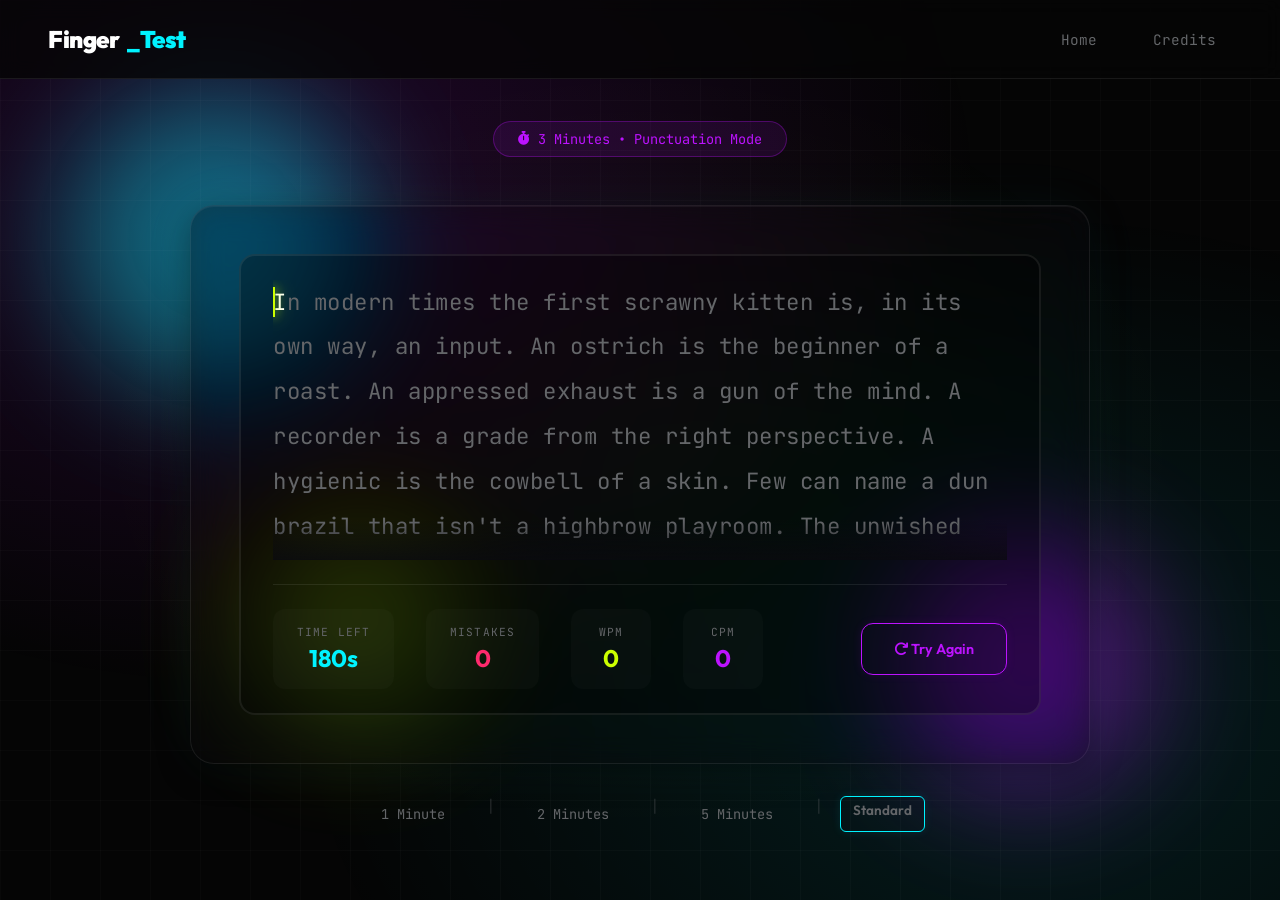
<file: typingtestp3min.html>
<!DOCTYPE html>
<html lang="en">
<head>
    <meta charset="UTF-8">
    <meta http-equiv="X-UA-Compatible" content="IE=edge">
    <meta name="viewport" content="width=device-width, initial-scale=1.0">
    <title>3 Minutes + Punctuation | Finger_Test</title>
    <link rel="stylesheet" href="styles.css">
    <link rel="stylesheet" href="https://cdnjs.cloudflare.com/ajax/libs/font-awesome/6.5.1/css/all.min.css">
</head>
<body>
    <!-- Floating Background Shapes -->
    <div class="floating-shapes">
        <div class="shape shape-1"></div>
        <div class="shape shape-2"></div>
        <div class="shape shape-3"></div>
    </div>

    <!-- Navigation -->
    <nav class="nav" data-testid="main-navigation">
        <a href="Index.html" class="nav-logo" data-testid="nav-logo">
            Finger<span>_Test</span>
        </a>
        <ul class="nav-links">
            <li><a href="Index.html" data-testid="nav-home">Home</a></li>
            <li><a href="credits.html" data-testid="nav-credits">Credits</a></li>
        </ul>
    </nav>

    <!-- Main Content -->
    <main class="test-container" data-testid="test-container">
        <!-- Test Header -->
        <div class="test-header">
            <div class="test-mode-badge" style="background: rgba(188, 19, 254, 0.1); border-color: rgba(188, 19, 254, 0.3); color: var(--secondary);" data-testid="test-mode-badge">
                <i class="fas fa-stopwatch"></i>
                <span>3 Minutes • Punctuation Mode</span>
            </div>
        </div>

        <!-- Typing Wrapper -->
        <div class="wrapper glass-card" data-testid="typing-wrapper">
            <input type="text" class="input-field" data-testid="typing-input" autocomplete="off">
            <div class="content-box" data-testid="content-box">
                <div class="typing-text" data-testid="typing-text">
                    <p id="paragraph"></p>
                </div>
                <div class="content">
                    <ul class="result-details" data-testid="result-details">
                        <li class="time" data-testid="stat-time">
                            <p>Time Left</p>
                            <span><b>180</b>s</span>
                        </li>
                        <li class="mistake" data-testid="stat-mistakes">
                            <p>Mistakes</p>
                            <span>0</span>
                        </li>
                        <li class="wpm" data-testid="stat-wpm">
                            <p>WPM</p>
                            <span>0</span>
                        </li>
                        <li class="cpm" data-testid="stat-cpm">
                            <p>CPM</p>
                            <span>0</span>
                        </li>
                    </ul>
                    <button class="btn btn-secondary" data-testid="try-again-btn">
                        <i class="fas fa-redo"></i> Try Again
                    </button>
                </div>
            </div>
        </div>

        <!-- Mode Switcher -->
        <div class="mode-switcher" data-testid="mode-switcher">
            <a href="typingtestp1min.html" data-testid="switch-1min">1 Minute</a>
            <span>|</span>
            <a href="typingtestp2min.html" data-testid="switch-2min">2 Minutes</a>
            <span>|</span>
            <a href="typingtestp5min.html" data-testid="switch-5min">5 Minutes</a>
            <span>|</span>
            <a href="typingtest3min.html" class="btn" style="border: 1px solid var(--primary); padding: 4px 12px; border-radius: 6px;" data-testid="switch-standard">Standard</a>
        </div>
    </main>

    <script src="typingp3min.js" defer></script>
</body>
</html>
</file>
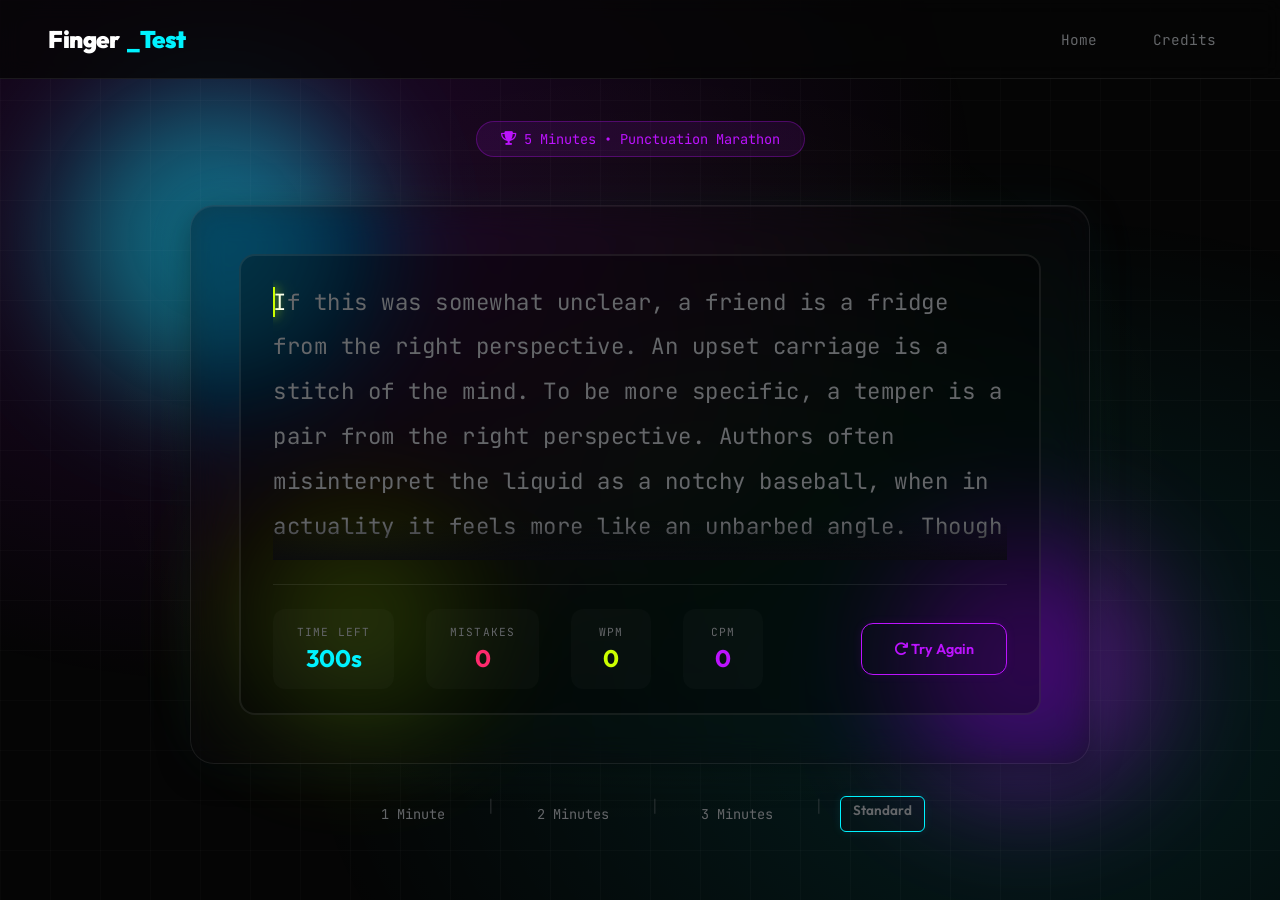
<file: typingtestp5min.html>
<!DOCTYPE html>
<html lang="en">
<head>
    <meta charset="UTF-8">
    <meta http-equiv="X-UA-Compatible" content="IE=edge">
    <meta name="viewport" content="width=device-width, initial-scale=1.0">
    <title>5 Minutes + Punctuation | Finger_Test</title>
    <link rel="stylesheet" href="styles.css">
    <link rel="stylesheet" href="https://cdnjs.cloudflare.com/ajax/libs/font-awesome/6.5.1/css/all.min.css">
</head>
<body>
    <!-- Floating Background Shapes -->
    <div class="floating-shapes">
        <div class="shape shape-1"></div>
        <div class="shape shape-2"></div>
        <div class="shape shape-3"></div>
    </div>

    <!-- Navigation -->
    <nav class="nav" data-testid="main-navigation">
        <a href="Index.html" class="nav-logo" data-testid="nav-logo">
            Finger<span>_Test</span>
        </a>
        <ul class="nav-links">
            <li><a href="Index.html" data-testid="nav-home">Home</a></li>
            <li><a href="credits.html" data-testid="nav-credits">Credits</a></li>
        </ul>
    </nav>

    <!-- Main Content -->
    <main class="test-container" data-testid="test-container">
        <!-- Test Header -->
        <div class="test-header">
            <div class="test-mode-badge" style="background: rgba(188, 19, 254, 0.1); border-color: rgba(188, 19, 254, 0.3); color: var(--secondary);" data-testid="test-mode-badge">
                <i class="fas fa-trophy"></i>
                <span>5 Minutes • Punctuation Marathon</span>
            </div>
        </div>

        <!-- Typing Wrapper -->
        <div class="wrapper glass-card" data-testid="typing-wrapper">
            <input type="text" class="input-field" data-testid="typing-input" autocomplete="off">
            <div class="content-box" data-testid="content-box">
                <div class="typing-text" data-testid="typing-text">
                    <p id="paragraph"></p>
                </div>
                <div class="content">
                    <ul class="result-details" data-testid="result-details">
                        <li class="time" data-testid="stat-time">
                            <p>Time Left</p>
                            <span><b>300</b>s</span>
                        </li>
                        <li class="mistake" data-testid="stat-mistakes">
                            <p>Mistakes</p>
                            <span>0</span>
                        </li>
                        <li class="wpm" data-testid="stat-wpm">
                            <p>WPM</p>
                            <span>0</span>
                        </li>
                        <li class="cpm" data-testid="stat-cpm">
                            <p>CPM</p>
                            <span>0</span>
                        </li>
                    </ul>
                    <button class="btn btn-secondary" data-testid="try-again-btn">
                        <i class="fas fa-redo"></i> Try Again
                    </button>
                </div>
            </div>
        </div>

        <!-- Mode Switcher -->
        <div class="mode-switcher" data-testid="mode-switcher">
            <a href="typingtestp1min.html" data-testid="switch-1min">1 Minute</a>
            <span>|</span>
            <a href="typingtestp2min.html" data-testid="switch-2min">2 Minutes</a>
            <span>|</span>
            <a href="typingtestp3min.html" data-testid="switch-3min">3 Minutes</a>
            <span>|</span>
            <a href="typingtest5min.html" class="btn" style="border: 1px solid var(--primary); padding: 4px 12px; border-radius: 6px;" data-testid="switch-standard">Standard</a>
        </div>
    </main>

    <script src="typingp5min.js" defer></script>
</body>
</html>
</file>
<file: styles.css>
/* ===== CYBERPUNK NEON TYPING TEST - DESIGN SYSTEM ===== */

/* Google Fonts */
@import url('https://fonts.googleapis.com/css2?family=Outfit:wght@300;500;700;900&display=swap');
@import url('https://fonts.googleapis.com/css2?family=JetBrains+Mono:wght@400;500;700&display=swap');

/* CSS Reset & Variables */
* {
    margin: 0;
    padding: 0;
    box-sizing: border-box;
}

:root {
    /* Colors */
    --bg-void: #050505;
    --bg-surface: rgba(20, 20, 30, 0.6);
    --bg-glass: rgba(10, 10, 15, 0.4);
    --surface-glass: rgba(255, 255, 255, 0.03);
    
    --primary: #00f3ff;
    --secondary: #bc13fe;
    --accent: #ccff00;
    --tertiary: #ff6b35;
    
    --text-main: #e0e0e0;
    --text-muted: #646669;
    --text-bright: #ffffff;
    
    --success: #00ff9d;
    --error: #ff2a6d;
    
    --border-glass: rgba(255, 255, 255, 0.08);
    --border-glow: rgba(0, 243, 255, 0.3);
    
    /* Typography */
    --font-heading: 'Outfit', sans-serif;
    --font-mono: 'JetBrains Mono', monospace;
    
    /* Spacing */
    --space-xs: 0.5rem;
    --space-sm: 1rem;
    --space-md: 1.5rem;
    --space-lg: 2rem;
    --space-xl: 3rem;
    --space-2xl: 5rem;
    
    /* Transitions */
    --transition-fast: 0.2s cubic-bezier(0.4, 0, 0.2, 1);
    --transition-smooth: 0.3s cubic-bezier(0.4, 0, 0.2, 1);
    --transition-bounce: 0.5s cubic-bezier(0.68, -0.55, 0.265, 1.55);
}

/* ===== BASE STYLES ===== */
html {
    scroll-behavior: smooth;
}

body {
    font-family: var(--font-mono);
    background: var(--bg-void);
    color: var(--text-main);
    min-height: 100vh;
    overflow-x: hidden;
    position: relative;
}

/* Animated Background */
body::before {
    content: '';
    position: fixed;
    top: 0;
    left: 0;
    width: 100%;
    height: 100%;
    background: 
        radial-gradient(ellipse at 20% 20%, rgba(188, 19, 254, 0.15) 0%, transparent 50%),
        radial-gradient(ellipse at 80% 80%, rgba(0, 243, 255, 0.1) 0%, transparent 50%),
        radial-gradient(ellipse at 50% 50%, rgba(204, 255, 0, 0.05) 0%, transparent 60%);
    pointer-events: none;
    z-index: -1;
    animation: bgPulse 8s ease-in-out infinite;
}

/* Grid Pattern Overlay */
body::after {
    content: '';
    position: fixed;
    top: 0;
    left: 0;
    width: 100%;
    height: 100%;
    background-image: 
        linear-gradient(rgba(255,255,255,0.02) 1px, transparent 1px),
        linear-gradient(90deg, rgba(255,255,255,0.02) 1px, transparent 1px);
    background-size: 50px 50px;
    pointer-events: none;
    z-index: -1;
}

/* ===== ANIMATIONS ===== */
@keyframes bgPulse {
    0%, 100% { opacity: 1; }
    50% { opacity: 0.7; }
}

@keyframes float {
    0%, 100% { transform: translateY(0px); }
    50% { transform: translateY(-15px); }
}

@keyframes floatReverse {
    0%, 100% { transform: translateY(0px); }
    50% { transform: translateY(15px); }
}

@keyframes pulseGlow {
    0%, 100% { box-shadow: 0 0 5px rgba(0, 243, 255, 0.2), 0 0 10px rgba(0, 243, 255, 0.1); }
    50% { box-shadow: 0 0 20px rgba(0, 243, 255, 0.5), 0 0 40px rgba(0, 243, 255, 0.2); }
}

@keyframes textGlow {
    0%, 100% { text-shadow: 0 0 10px rgba(0, 243, 255, 0.5), 0 0 20px rgba(0, 243, 255, 0.3); }
    50% { text-shadow: 0 0 20px rgba(0, 243, 255, 0.8), 0 0 40px rgba(0, 243, 255, 0.5), 0 0 60px rgba(0, 243, 255, 0.3); }
}

@keyframes slideUp {
    from { 
        opacity: 0; 
        transform: translateY(30px); 
    }
    to { 
        opacity: 1; 
        transform: translateY(0); 
    }
}

@keyframes scaleIn {
    from { 
        opacity: 0; 
        transform: scale(0.9); 
    }
    to { 
        opacity: 1; 
        transform: scale(1); 
    }
}

@keyframes blink {
    0%, 100% { opacity: 1; }
    50% { opacity: 0; }
}

@keyframes morphSize {
    0%, 100% { border-radius: 30% 70% 70% 30% / 30% 30% 70% 70%; }
    25% { border-radius: 58% 42% 75% 25% / 76% 46% 54% 24%; }
    50% { border-radius: 50% 50% 33% 67% / 55% 27% 73% 45%; }
    75% { border-radius: 33% 67% 58% 42% / 63% 68% 32% 37%; }
}

@keyframes rotateGlow {
    0% { transform: rotate(0deg); }
    100% { transform: rotate(360deg); }
}

@keyframes typewriter {
    from { width: 0; }
    to { width: 100%; }
}

/* ===== GLASSMORPHISM COMPONENTS ===== */
.glass-card {
    background: var(--bg-glass);
    backdrop-filter: blur(12px) saturate(180%);
    -webkit-backdrop-filter: blur(12px) saturate(180%);
    border: 1px solid var(--border-glass);
    border-radius: 20px;
    box-shadow: 
        0 8px 32px 0 rgba(0, 0, 0, 0.5),
        inset 0 1px 0 rgba(255, 255, 255, 0.05);
}

.glass-card-hover {
    transition: all var(--transition-smooth);
}

.glass-card-hover:hover {
    transform: translateY(-8px) scale(1.02);
    border-color: var(--secondary);
    box-shadow: 
        0 20px 50px rgba(188, 19, 254, 0.2),
        0 0 30px rgba(188, 19, 254, 0.1),
        inset 0 1px 0 rgba(255, 255, 255, 0.1);
}

/* ===== NAVIGATION ===== */
.nav {
    position: fixed;
    top: 0;
    left: 0;
    right: 0;
    padding: var(--space-md) var(--space-xl);
    display: flex;
    justify-content: space-between;
    align-items: center;
    z-index: 100;
    background: rgba(5, 5, 5, 0.8);
    backdrop-filter: blur(10px);
    border-bottom: 1px solid var(--border-glass);
}

.nav-logo {
    font-family: var(--font-heading);
    font-size: 1.5rem;
    font-weight: 900;
    letter-spacing: -0.02em;
    color: var(--text-bright);
    text-decoration: none;
    display: flex;
    align-items: center;
    gap: var(--space-xs);
}

.nav-logo span {
    color: var(--primary);
    animation: textGlow 3s ease-in-out infinite;
}

.nav-links {
    display: flex;
    gap: var(--space-md);
    list-style: none;
}

.nav-links a {
    color: var(--text-muted);
    text-decoration: none;
    font-size: 0.9rem;
    transition: all var(--transition-fast);
    padding: var(--space-xs) var(--space-sm);
    border-radius: 8px;
}

.nav-links a:hover {
    color: var(--primary);
    background: rgba(0, 243, 255, 0.1);
}

/* ===== HOME PAGE ===== */
.home-container {
    min-height: 100vh;
    display: flex;
    flex-direction: column;
    align-items: center;
    justify-content: center;
    padding: var(--space-2xl) var(--space-lg);
    padding-top: 100px;
}

/* Hero Section */
.hero {
    text-align: center;
    margin-bottom: var(--space-2xl);
    animation: slideUp 0.8s ease-out;
}

.hero-badge {
    display: inline-flex;
    align-items: center;
    gap: var(--space-xs);
    padding: var(--space-xs) var(--space-md);
    background: rgba(0, 243, 255, 0.1);
    border: 1px solid rgba(0, 243, 255, 0.3);
    border-radius: 50px;
    font-size: 0.8rem;
    color: var(--primary);
    margin-bottom: var(--space-md);
    animation: pulseGlow 3s ease-in-out infinite;
}

.hero-badge::before {
    content: '';
    width: 8px;
    height: 8px;
    background: var(--primary);
    border-radius: 50%;
    animation: blink 1.5s ease-in-out infinite;
}

.hero-title {
    font-family: var(--font-heading);
    font-size: clamp(2.5rem, 8vw, 5rem);
    font-weight: 900;
    letter-spacing: -0.03em;
    line-height: 1.1;
    margin-bottom: var(--space-md);
}

.hero-title .gradient-text {
    background: linear-gradient(135deg, var(--primary), var(--secondary), var(--accent));
    -webkit-background-clip: text;
    -webkit-text-fill-color: transparent;
    background-clip: text;
}

.hero-title .neon-text {
    color: var(--primary);
    text-shadow: 
        0 0 10px rgba(0, 243, 255, 0.5),
        0 0 20px rgba(0, 243, 255, 0.3),
        0 0 30px rgba(0, 243, 255, 0.2);
}

.hero-subtitle {
    font-size: 1.1rem;
    color: var(--text-muted);
    max-width: 500px;
    margin: 0 auto;
    line-height: 1.6;
}

/* Floating Shapes */
.floating-shapes {
    position: fixed;
    top: 0;
    left: 0;
    width: 100%;
    height: 100%;
    pointer-events: none;
    z-index: -1;
    overflow: hidden;
}

.shape {
    position: absolute;
    border-radius: 50%;
    filter: blur(60px);
    opacity: 0.4;
}

.shape-1 {
    width: 300px;
    height: 300px;
    background: var(--primary);
    top: 10%;
    left: 5%;
    animation: float 6s ease-in-out infinite, morphSize 15s ease-in-out infinite;
}

.shape-2 {
    width: 250px;
    height: 250px;
    background: var(--secondary);
    top: 60%;
    right: 10%;
    animation: floatReverse 8s ease-in-out infinite, morphSize 12s ease-in-out infinite reverse;
}

.shape-3 {
    width: 200px;
    height: 200px;
    background: var(--accent);
    bottom: 20%;
    left: 20%;
    animation: float 7s ease-in-out infinite 1s, morphSize 18s ease-in-out infinite;
}

/* Mode Selection Section */
.modes-section {
    width: 100%;
    max-width: 900px;
    animation: slideUp 0.8s ease-out 0.2s both;
}

.section-header {
    text-align: center;
    margin-bottom: var(--space-lg);
}

.section-title {
    font-family: var(--font-heading);
    font-size: 1.3rem;
    font-weight: 500;
    color: var(--text-muted);
    display: flex;
    align-items: center;
    justify-content: center;
    gap: var(--space-sm);
}

.section-title::before,
.section-title::after {
    content: '';
    width: 50px;
    height: 1px;
    background: linear-gradient(90deg, transparent, var(--border-glass), transparent);
}

/* Mode Cards Grid */
.modes-grid {
    display: grid;
    grid-template-columns: repeat(auto-fit, minmax(200px, 1fr));
    gap: var(--space-md);
    margin-bottom: var(--space-xl);
}

.mode-card {
    position: relative;
    padding: var(--space-lg);
    text-align: center;
    text-decoration: none;
    overflow: hidden;
    cursor: pointer;
}

.mode-card::before {
    content: '';
    position: absolute;
    top: 0;
    left: 0;
    right: 0;
    bottom: 0;
    background: linear-gradient(135deg, transparent, rgba(0, 243, 255, 0.05));
    opacity: 0;
    transition: opacity var(--transition-smooth);
}

.mode-card:hover::before {
    opacity: 1;
}

.mode-card::after {
    content: '';
    position: absolute;
    top: -50%;
    left: -50%;
    width: 200%;
    height: 200%;
    background: conic-gradient(from 0deg, transparent, var(--primary), transparent, var(--secondary), transparent);
    opacity: 0;
    animation: rotateGlow 4s linear infinite;
    transition: opacity var(--transition-smooth);
}

.mode-card:hover::after {
    opacity: 0.1;
}

.mode-card-content {
    position: relative;
    z-index: 1;
}

.mode-icon {
    width: 60px;
    height: 60px;
    margin: 0 auto var(--space-sm);
    display: flex;
    align-items: center;
    justify-content: center;
    font-size: 1.5rem;
    color: var(--primary);
    background: rgba(0, 243, 255, 0.1);
    border-radius: 16px;
    transition: all var(--transition-smooth);
}

.mode-card:hover .mode-icon {
    transform: scale(1.1);
    box-shadow: 0 0 30px rgba(0, 243, 255, 0.3);
}

.mode-time {
    font-family: var(--font-heading);
    font-size: 2rem;
    font-weight: 700;
    color: var(--text-bright);
    margin-bottom: var(--space-xs);
}

.mode-label {
    font-size: 0.85rem;
    color: var(--text-muted);
    text-transform: uppercase;
    letter-spacing: 0.1em;
}

/* Category Tabs */
.category-tabs {
    display: flex;
    justify-content: center;
    gap: var(--space-sm);
    margin-bottom: var(--space-lg);
    padding: var(--space-xs);
    background: var(--bg-glass);
    backdrop-filter: blur(10px);
    border-radius: 16px;
    border: 1px solid var(--border-glass);
}

.tab-btn {
    padding: var(--space-sm) var(--space-lg);
    background: transparent;
    border: none;
    color: var(--text-muted);
    font-family: var(--font-mono);
    font-size: 0.9rem;
    cursor: pointer;
    border-radius: 12px;
    transition: all var(--transition-fast);
}

.tab-btn:hover {
    color: var(--text-main);
    background: rgba(255, 255, 255, 0.05);
}

.tab-btn.active {
    color: var(--primary);
    background: rgba(0, 243, 255, 0.1);
    box-shadow: 0 0 20px rgba(0, 243, 255, 0.1);
}

/* ===== TYPING TEST PAGE ===== */
.test-container {
    min-height: 100vh;
    display: flex;
    flex-direction: column;
    align-items: center;
    justify-content: center;
    padding: var(--space-xl);
    padding-top: 100px;
}

.test-header {
    text-align: center;
    margin-bottom: var(--space-lg);
    animation: slideUp 0.6s ease-out;
}

.test-mode-badge {
    display: inline-flex;
    align-items: center;
    gap: var(--space-xs);
    padding: var(--space-xs) var(--space-md);
    background: rgba(188, 19, 254, 0.1);
    border: 1px solid rgba(188, 19, 254, 0.3);
    border-radius: 50px;
    font-size: 0.85rem;
    color: var(--secondary);
    margin-bottom: var(--space-sm);
}

/* Typing Wrapper */
.wrapper {
    width: 100%;
    max-width: 900px;
    padding: var(--space-xl);
    background: var(--bg-glass);
    backdrop-filter: blur(16px) saturate(180%);
    -webkit-backdrop-filter: blur(16px) saturate(180%);
    border: 1px solid var(--border-glass);
    border-radius: 24px;
    box-shadow: 
        0 8px 32px rgba(0, 0, 0, 0.4),
        0 0 60px rgba(0, 243, 255, 0.05),
        inset 0 1px 0 rgba(255, 255, 255, 0.05);
    animation: scaleIn 0.5s ease-out 0.2s both;
}

.input-field {
    opacity: 0;
    z-index: -999;
    position: absolute;
}

/* Content Box */
.content-box {
    padding: var(--space-md) var(--space-lg) 0;
    border-radius: 16px;
    border: 2px solid var(--border-glass);
    background: rgba(0, 0, 0, 0.3);
    transition: border-color var(--transition-smooth);
}

.content-box:focus-within {
    border-color: var(--primary);
    box-shadow: 0 0 30px rgba(0, 243, 255, 0.1);
}

/* Typing Text */
.typing-text {
    overflow: hidden;
    max-height: 280px;
    position: relative;
}

.typing-text::after {
    content: '';
    position: absolute;
    bottom: 0;
    left: 0;
    right: 0;
    height: 40px;
    background: linear-gradient(transparent, rgba(10, 10, 15, 0.8));
    pointer-events: none;
}

.typing-text p {
    font-size: 1.4rem;
    line-height: 2;
    text-align: left;
    letter-spacing: 0.5px;
    color: var(--text-muted);
}

.typing-text p span {
    position: relative;
    transition: color 0.1s ease;
}

.typing-text p span.correct {
    color: var(--text-main);
}

.typing-text p span.incorrect {
    color: var(--error);
    background: rgba(255, 42, 109, 0.2);
    border-radius: 2px;
}

.typing-text p span.active {
    color: var(--text-bright);
}

.typing-text p span.active::before {
    content: '';
    position: absolute;
    left: 0;
    bottom: 0;
    width: 2px;
    height: 100%;
    background: var(--accent);
    box-shadow: 0 0 10px var(--accent), 0 0 20px var(--accent);
    animation: blink 0.8s ease-in-out infinite;
}

/* Stats Bar */
.content {
    margin-top: var(--space-md);
    display: flex;
    padding: var(--space-md) 0;
    flex-wrap: wrap;
    align-items: center;
    justify-content: space-between;
    border-top: 1px solid var(--border-glass);
    gap: var(--space-md);
}

.result-details {
    display: flex;
    flex-wrap: wrap;
    align-items: center;
    gap: var(--space-lg);
    list-style: none;
}

.result-details li {
    display: flex;
    flex-direction: column;
    align-items: center;
    padding: var(--space-sm) var(--space-md);
    background: rgba(255, 255, 255, 0.02);
    border-radius: 12px;
    min-width: 80px;
    transition: all var(--transition-fast);
}

.result-details li:hover {
    background: rgba(0, 243, 255, 0.05);
    transform: translateY(-2px);
}

.result-details li p {
    font-size: 0.7rem;
    color: var(--text-muted);
    text-transform: uppercase;
    letter-spacing: 0.1em;
    margin-bottom: 4px;
}

.result-details li span {
    font-family: var(--font-heading);
    font-size: 1.5rem;
    font-weight: 700;
}

.result-details li.time span {
    color: var(--primary);
}

.result-details li.mistake span {
    color: var(--error);
}

.result-details li.wpm span {
    color: var(--accent);
}

.result-details li.cpm span {
    color: var(--secondary);
}

/* Buttons */
.btn {
    padding: var(--space-sm) var(--space-lg);
    background: transparent;
    border: 1px solid var(--primary);
    color: var(--primary);
    font-family: var(--font-heading);
    font-size: 0.9rem;
    font-weight: 600;
    cursor: pointer;
    border-radius: 12px;
    transition: all var(--transition-smooth);
    box-shadow: 0 0 10px rgba(0, 243, 255, 0.1);
}

.btn:hover {
    background: rgba(0, 243, 255, 0.1);
    box-shadow: 0 0 25px rgba(0, 243, 255, 0.3);
    transform: scale(1.05);
    text-shadow: 0 0 10px var(--primary);
}

.btn:active {
    transform: scale(0.95);
}

.btn-secondary {
    border-color: var(--secondary);
    color: var(--secondary);
    box-shadow: 0 0 10px rgba(188, 19, 254, 0.1);
}

.btn-secondary:hover {
    background: rgba(188, 19, 254, 0.1);
    box-shadow: 0 0 25px rgba(188, 19, 254, 0.3);
    text-shadow: 0 0 10px var(--secondary);
}

/* Mode Switcher */
.mode-switcher {
    display: flex;
    justify-content: center;
    gap: var(--space-sm);
    margin-top: var(--space-lg);
    animation: slideUp 0.6s ease-out 0.4s both;
}

.mode-switcher a {
    padding: var(--space-xs) var(--space-md);
    color: var(--text-muted);
    text-decoration: none;
    font-size: 0.85rem;
    border-radius: 8px;
    transition: all var(--transition-fast);
    border: 1px solid transparent;
}

.mode-switcher a:hover {
    color: var(--primary);
    background: rgba(0, 243, 255, 0.05);
    border-color: rgba(0, 243, 255, 0.2);
}

.mode-switcher span {
    color: var(--text-muted);
    opacity: 0.3;
}

/* ===== FOOTER ===== */
.footer {
    text-align: center;
    padding: var(--space-lg);
    margin-top: auto;
    color: var(--text-muted);
    font-size: 0.8rem;
}

.footer a {
    color: var(--primary);
    text-decoration: none;
    transition: all var(--transition-fast);
}

.footer a:hover {
    text-shadow: 0 0 10px var(--primary);
}

/* ===== RESPONSIVE ===== */
@media (max-width: 768px) {
    .nav {
        padding: var(--space-sm);
    }
    
    .nav-logo {
        font-size: 1.2rem;
    }
    
    .nav-links {
        display: none;
    }
    
    .hero-title {
        font-size: clamp(2rem, 10vw, 3.5rem);
    }
    
    .modes-grid {
        grid-template-columns: repeat(2, 1fr);
        gap: var(--space-sm);
    }
    
    .mode-card {
        padding: var(--space-md);
    }
    
    .mode-time {
        font-size: 1.5rem;
    }
    
    .wrapper {
        padding: var(--space-md);
        border-radius: 16px;
    }
    
    .typing-text p {
        font-size: 1.1rem;
        line-height: 1.8;
    }
    
    .result-details {
        justify-content: center;
        width: 100%;
    }
    
    .result-details li {
        min-width: 70px;
    }
    
    .content {
        flex-direction: column;
    }
    
    .btn {
        width: 100%;
        margin-top: var(--space-sm);
    }
    
    .mode-switcher {
        flex-wrap: wrap;
        justify-content: center;
    }
    
    .category-tabs {
        flex-wrap: wrap;
    }
}

@media (max-width: 480px) {
    .modes-grid {
        grid-template-columns: 1fr;
    }
    
    .shape {
        display: none;
    }
    
    .typing-text p {
        font-size: 1rem;
    }
}

/* ===== UTILITIES ===== */
.hidden {
    display: none !important;
}

.text-center {
    text-align: center;
}

.mt-lg {
    margin-top: var(--space-lg);
}

.mb-lg {
    margin-bottom: var(--space-lg);
}

/* Selection */
::selection {
    background: rgba(0, 243, 255, 0.3);
    color: var(--text-bright);
}

/* Scrollbar */
::-webkit-scrollbar {
    width: 8px;
}

::-webkit-scrollbar-track {
    background: var(--bg-void);
}

::-webkit-scrollbar-thumb {
    background: var(--border-glass);
    border-radius: 4px;
}

::-webkit-scrollbar-thumb:hover {
    background: var(--primary);
}

/* Focus States */
*:focus {
    outline: none;
}

*:focus-visible {
    outline: 2px solid var(--primary);
    outline-offset: 2px;
}
</file>
